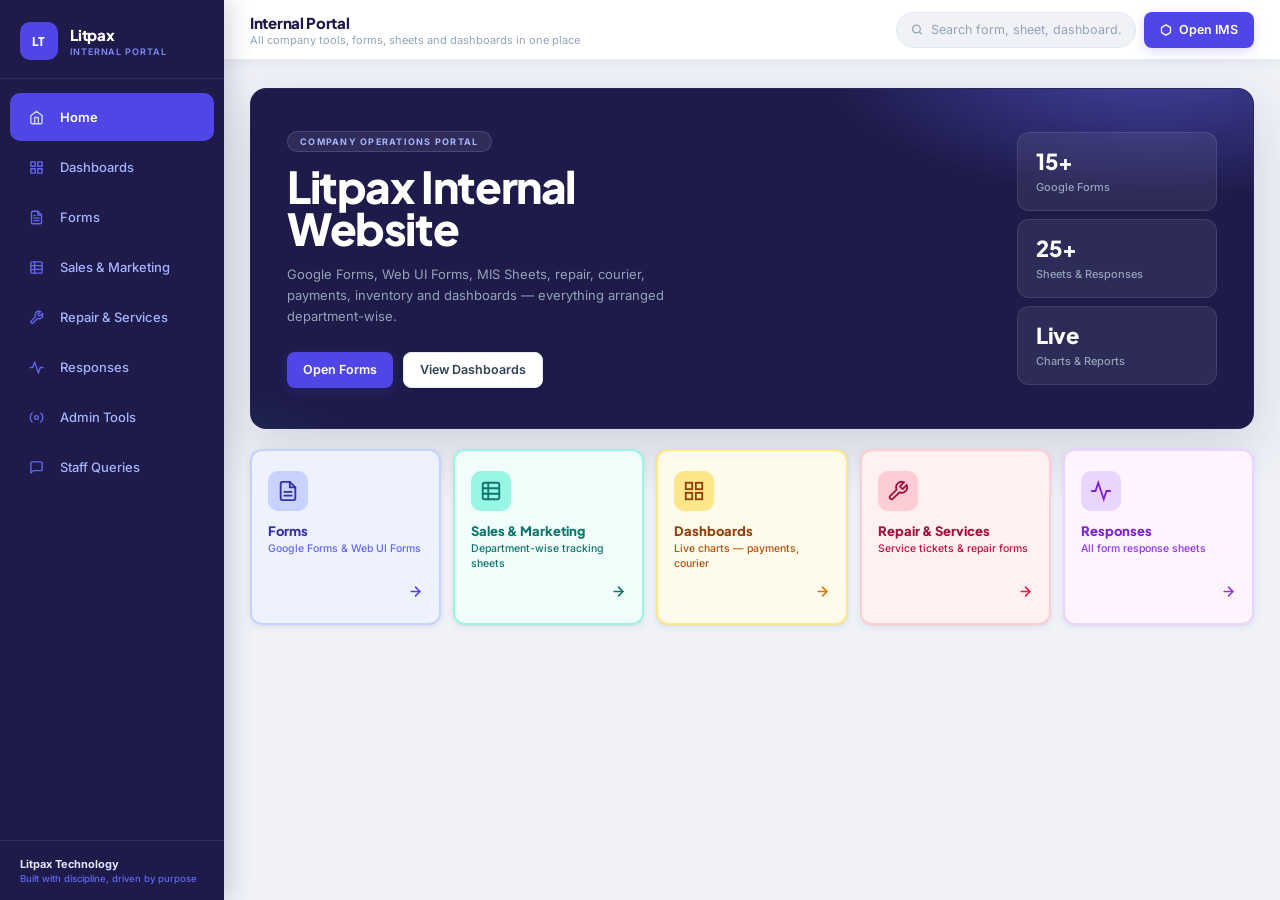
<file: index.html>
<!DOCTYPE html>
<html lang="en">
<head>
  <meta charset="UTF-8" />
  <meta name="viewport" content="width=device-width, initial-scale=1.0" />
  <title>Litpax Internal Portal</title>

  <link rel="preconnect" href="https://fonts.googleapis.com">
  <link rel="preconnect" href="https://fonts.gstatic.com" crossorigin>
  <link href="https://fonts.googleapis.com/css2?family=Inter:wght@400;500;600;700;800&family=Plus+Jakarta+Sans:wght@400;500;600;700;800;900&display=swap" rel="stylesheet">

  <link rel="stylesheet" href="style.css" />
</head>
<body>

<div class="app">

  <aside class="sidebar" id="sidebar">
    <div class="brand">
      <div class="brand-logo">LT</div>
      <div>
        <h1>Litpax</h1>
        <p>Internal Portal</p>
      </div>
    </div>

    <nav class="nav">
      <button class="nav-link active" data-section="home">
        <span class="nav-icon">
          <svg width="15" height="15" viewBox="0 0 24 24" fill="none" stroke="currentColor" stroke-width="2.2" stroke-linecap="round" stroke-linejoin="round"><path d="M3 9l9-7 9 7v11a2 2 0 0 1-2 2H5a2 2 0 0 1-2-2z"/><polyline points="9 22 9 12 15 12 15 22"/></svg>
        </span>
        Home
      </button>
      <button class="nav-link" data-section="dashboard">
        <span class="nav-icon">
          <svg width="15" height="15" viewBox="0 0 24 24" fill="none" stroke="currentColor" stroke-width="2.2" stroke-linecap="round" stroke-linejoin="round"><rect x="3" y="3" width="7" height="7"/><rect x="14" y="3" width="7" height="7"/><rect x="14" y="14" width="7" height="7"/><rect x="3" y="14" width="7" height="7"/></svg>
        </span>
        Dashboards
      </button>
      <button class="nav-link" data-section="forms">
        <span class="nav-icon">
          <svg width="15" height="15" viewBox="0 0 24 24" fill="none" stroke="currentColor" stroke-width="2.2" stroke-linecap="round" stroke-linejoin="round"><path d="M14 2H6a2 2 0 0 0-2 2v16a2 2 0 0 0 2 2h12a2 2 0 0 0 2-2V8z"/><polyline points="14 2 14 8 20 8"/><line x1="16" y1="13" x2="8" y2="13"/><line x1="16" y1="17" x2="8" y2="17"/><polyline points="10 9 9 9 8 9"/></svg>
        </span>
        Forms
      </button>
      <button class="nav-link" data-section="sheets">
        <span class="nav-icon">
          <svg width="15" height="15" viewBox="0 0 24 24" fill="none" stroke="currentColor" stroke-width="2.2" stroke-linecap="round" stroke-linejoin="round"><rect x="3" y="3" width="18" height="18" rx="2"/><line x1="3" y1="9" x2="21" y2="9"/><line x1="3" y1="15" x2="21" y2="15"/><line x1="9" y1="3" x2="9" y2="21"/></svg>
        </span>
        Sales & Marketing
      </button>
      <button class="nav-link" data-section="repair">
        <span class="nav-icon">
          <svg width="15" height="15" viewBox="0 0 24 24" fill="none" stroke="currentColor" stroke-width="2.2" stroke-linecap="round" stroke-linejoin="round"><path d="M14.7 6.3a1 1 0 0 0 0 1.4l1.6 1.6a1 1 0 0 0 1.4 0l3.77-3.77a6 6 0 0 1-7.94 7.94l-6.91 6.91a2.12 2.12 0 0 1-3-3l6.91-6.91a6 6 0 0 1 7.94-7.94l-3.76 3.76z"/></svg>
        </span>
        Repair & Services
      </button>
      <button class="nav-link" data-section="responses">
        <span class="nav-icon">
          <svg width="15" height="15" viewBox="0 0 24 24" fill="none" stroke="currentColor" stroke-width="2.2" stroke-linecap="round" stroke-linejoin="round"><polyline points="22 12 18 12 15 21 9 3 6 12 2 12"/></svg>
        </span>
        Responses
      </button>
      <button class="nav-link" data-section="admin">
        <span class="nav-icon">
          <svg width="15" height="15" viewBox="0 0 24 24" fill="none" stroke="currentColor" stroke-width="2.2" stroke-linecap="round" stroke-linejoin="round"><circle cx="12" cy="12" r="3"/><path d="M19.07 4.93a10 10 0 0 1 0 14.14M4.93 4.93a10 10 0 0 0 0 14.14"/></svg>
        </span>
        Admin Tools
      </button>
      <button class="nav-link" data-section="queries">
        <span class="nav-icon">
          <svg width="15" height="15" viewBox="0 0 24 24" fill="none" stroke="currentColor" stroke-width="2.2" stroke-linecap="round" stroke-linejoin="round"><path d="M21 15a2 2 0 0 1-2 2H7l-4 4V5a2 2 0 0 1 2-2h14a2 2 0 0 1 2 2z"/></svg>
        </span>
        Staff Queries
      </button>
    </nav>

    <div class="sidebar-footer">
      <strong>Litpax Technology</strong>
      <span>Built with discipline, driven by purpose</span>
    </div>
  </aside>

  <div class="overlay" id="overlay"></div>

  <main class="main">

    <header class="topbar">
      <button class="menu-btn" id="menuBtn">
        <svg width="16" height="16" viewBox="0 0 24 24" fill="none" stroke="currentColor" stroke-width="2.2" stroke-linecap="round"><line x1="3" y1="6" x2="21" y2="6"/><line x1="3" y1="12" x2="21" y2="12"/><line x1="3" y1="18" x2="21" y2="18"/></svg>
      </button>

      <div class="top-title">
        <h2 id="pageTitle">Internal Portal</h2>
        <p>All company tools, forms, sheets and dashboards in one place</p>
      </div>

      <div class="top-actions">
        <div class="search-box">
          <svg width="13" height="13" viewBox="0 0 24 24" fill="none" stroke="currentColor" stroke-width="2.5" stroke-linecap="round"><circle cx="11" cy="11" r="8"/><line x1="21" y1="21" x2="16.65" y2="16.65"/></svg>
          <input type="text" id="portalSearch" placeholder="Search form, sheet, dashboard..." />
        </div>

        <a class="top-btn" href="https://mis-darpan.github.io/IMS/" target="_blank">
          <svg width="12" height="12" viewBox="0 0 24 24" fill="none" stroke="currentColor" stroke-width="2.5" stroke-linecap="round"><path d="M21 16V8a2 2 0 0 0-1-1.73l-7-4a2 2 0 0 0-2 0l-7 4A2 2 0 0 0 3 8v8a2 2 0 0 0 1 1.73l7 4a2 2 0 0 0 2 0l7-4A2 2 0 0 0 21 16z"/></svg>
          Open IMS
        </a>
      </div>
    </header>

    <!-- HOME -->
    <section class="hero section-panel active" id="section-home">
      <div class="hero-content">
        <span class="eyebrow">Company Operations Portal</span>
        <h1>Litpax Internal<br>Website</h1>
        <p>Google Forms, Web UI Forms, MIS Sheets, repair, courier, payments, inventory and dashboards — everything arranged department-wise.</p>
        <div class="hero-actions">
          <button class="primary-btn" data-section-jump="forms">Open Forms</button>
          <button class="secondary-btn" data-section-jump="dashboard">View Dashboards</button>
        </div>
      </div>
      <div class="hero-card">
        <div class="hero-stat">
          <h3>15+</h3>
          <p>Google Forms</p>
        </div>
        <div class="hero-stat">
          <h3>25+</h3>
          <p>Sheets & Responses</p>
        </div>
        <div class="hero-stat">
          <h3>Live</h3>
          <p>Charts & Reports</p>
        </div>
      </div>
    </section>

    <section class="home-modules section-panel active home-only">
      <article class="hm-card hm-blue" data-section-jump="forms">
        <div class="hm-bg-shape"></div>
        <div class="hm-icon"><svg width="22" height="22" viewBox="0 0 24 24" fill="none" stroke="currentColor" stroke-width="2" stroke-linecap="round" stroke-linejoin="round"><path d="M14 2H6a2 2 0 0 0-2 2v16a2 2 0 0 0 2 2h12a2 2 0 0 0 2-2V8z"/><polyline points="14 2 14 8 20 8"/><line x1="16" y1="13" x2="8" y2="13"/><line x1="16" y1="17" x2="8" y2="17"/></svg></div>
        <div class="hm-body"><h3>Forms</h3><p>Google Forms & Web UI Forms</p></div>
        <div class="hm-arrow"><svg width="15" height="15" viewBox="0 0 24 24" fill="none" stroke="currentColor" stroke-width="2.5" stroke-linecap="round"><line x1="5" y1="12" x2="19" y2="12"/><polyline points="12 5 19 12 12 19"/></svg></div>
      </article>
      <article class="hm-card hm-green" data-section-jump="sheets">
        <div class="hm-bg-shape"></div>
        <div class="hm-icon"><svg width="22" height="22" viewBox="0 0 24 24" fill="none" stroke="currentColor" stroke-width="2" stroke-linecap="round"><rect x="3" y="3" width="18" height="18" rx="2"/><line x1="3" y1="9" x2="21" y2="9"/><line x1="3" y1="15" x2="21" y2="15"/><line x1="9" y1="3" x2="9" y2="21"/></svg></div>
        <div class="hm-body"><h3>Sales & Marketing</h3><p>Department-wise tracking sheets</p></div>
        <div class="hm-arrow"><svg width="15" height="15" viewBox="0 0 24 24" fill="none" stroke="currentColor" stroke-width="2.5" stroke-linecap="round"><line x1="5" y1="12" x2="19" y2="12"/><polyline points="12 5 19 12 12 19"/></svg></div>
      </article>
      <article class="hm-card hm-amber" data-section-jump="dashboard">
        <div class="hm-bg-shape"></div>
        <div class="hm-icon"><svg width="22" height="22" viewBox="0 0 24 24" fill="none" stroke="currentColor" stroke-width="2" stroke-linecap="round"><rect x="3" y="3" width="7" height="7"/><rect x="14" y="3" width="7" height="7"/><rect x="14" y="14" width="7" height="7"/><rect x="3" y="14" width="7" height="7"/></svg></div>
        <div class="hm-body"><h3>Dashboards</h3><p>Live charts — payments, courier</p></div>
        <div class="hm-arrow"><svg width="15" height="15" viewBox="0 0 24 24" fill="none" stroke="currentColor" stroke-width="2.5" stroke-linecap="round"><line x1="5" y1="12" x2="19" y2="12"/><polyline points="12 5 19 12 12 19"/></svg></div>
      </article>
      <article class="hm-card hm-rose" data-section-jump="repair">
        <div class="hm-bg-shape"></div>
        <div class="hm-icon"><svg width="22" height="22" viewBox="0 0 24 24" fill="none" stroke="currentColor" stroke-width="2" stroke-linecap="round"><path d="M14.7 6.3a1 1 0 0 0 0 1.4l1.6 1.6a1 1 0 0 0 1.4 0l3.77-3.77a6 6 0 0 1-7.94 7.94l-6.91 6.91a2.12 2.12 0 0 1-3-3l6.91-6.91a6 6 0 0 1 7.94-7.94l-3.76 3.76z"/></svg></div>
        <div class="hm-body"><h3>Repair & Services</h3><p>Service tickets & repair forms</p></div>
        <div class="hm-arrow"><svg width="15" height="15" viewBox="0 0 24 24" fill="none" stroke="currentColor" stroke-width="2.5" stroke-linecap="round"><line x1="5" y1="12" x2="19" y2="12"/><polyline points="12 5 19 12 12 19"/></svg></div>
      </article>
      <article class="hm-card hm-purple" data-section-jump="responses">
        <div class="hm-bg-shape"></div>
        <div class="hm-icon"><svg width="22" height="22" viewBox="0 0 24 24" fill="none" stroke="currentColor" stroke-width="2" stroke-linecap="round"><polyline points="22 12 18 12 15 21 9 3 6 12 2 12"/></svg></div>
        <div class="hm-body"><h3>Responses</h3><p>All form response sheets</p></div>
        <div class="hm-arrow"><svg width="15" height="15" viewBox="0 0 24 24" fill="none" stroke="currentColor" stroke-width="2.5" stroke-linecap="round"><line x1="5" y1="12" x2="19" y2="12"/><polyline points="12 5 19 12 12 19"/></svg></div>
      </article>
    </section>

    <!-- FORMS -->
    <section class="section-panel" id="section-forms">
      <div class="section-head">
        <div>
          <span class="eyebrow-inner">Submit Entries</span>
          <h2>Forms</h2>
          <p>Google Forms and Web UI Forms arranged in one organised section.</p>
        </div>
        <span class="pill">Forms</span>
      </div>
      <div class="group-block">
        <h3>Google Forms</h3>
        <div class="tool-grid" id="formsGrid"></div>
      </div>
      <div class="group-block">
        <h3>Web UI Forms</h3>
        <div class="feature-grid" id="webFormsGrid"></div>
      </div>
    </section>

    <!-- SALES & MARKETING -->
    <section class="section-panel" id="section-sheets">
      <div class="section-head">
        <div>
          <span class="eyebrow-inner">Sales & Marketing</span>
          <h2>Sales & Marketing</h2>
          <p>Main company sheets and order-to-delivery department flow.</p>
        </div>
        <span class="pill green">Sheets</span>
      </div>
    
      <div class="group-block">
        <h3>Order to Delivery Flow</h3>
        <div class="tool-grid" id="orderSheetsGrid"></div>
      </div>
      <div class="group-block">
        <h3>Sales Lead Tracker</h3>
        <div class="feature-grid">
          <div class="feature-card">
            <div class="feature-left">
              <div class="feature-icon">👥</div>
              <div>
                <h4>Sales Lead Tracker</h4>
                <p>New leads add karo, follow-up track karo, status update karo.</p>
              </div>
            </div>
            <a class="open-link" href="https://litpax-technology.github.io/SalesLeadTracker/index.html" target="_blank">Open →</a>
          </div>
        </div>
      </div>
    </section>

    <!-- REPAIR & SERVICES -->
    <section class="section-panel" id="section-repair">
      <div class="section-head">
        <div>
          <span class="eyebrow-inner">Service & Repair</span>
          <h2>Repair & Services</h2>
          <p>Service tickets, repair forms and field support tools.</p>
        </div>
        <span class="pill orange">Repair</span>
      </div>
      <div class="group-block">
        <h3>Web UI Forms</h3>
        <div class="feature-grid" id="repairFormsGrid"></div>
      </div>
      
      <div class="group-block">
        <h3>Responses</h3>
        <div class="tool-grid" id="repairResponsesGrid"></div>
      </div>
    </section>

    <!-- RESPONSES -->
    <section class="section-panel" id="section-responses">
      <div class="section-head">
        <div>
          <span class="eyebrow-inner">Response Data</span>
          <h2>Google Sheets Responses</h2>
          <p>All form response sheets from one organised page.</p>
        </div>
        <span class="pill">Responses</span>
      </div>
      <div class="group-block">
        <h3>Google Form Responses</h3>
        <div class="tool-grid" id="responsesGrid"></div>
      </div>
      <div class="group-block">
        <h3>Web UI Form Responses</h3>
        <div class="tool-grid" id="webFormResponsesGrid"></div>
      </div>
    </section>

    <!-- DASHBOARD -->
    <section class="section-panel" id="section-dashboard">
      <div class="section-head">
        <div>
          <span class="eyebrow-inner">Live Reporting</span>
          <h2>Dashboards</h2>
          <p>Embedded Google Sheets charts arranged module-wise.</p>
        </div>
        <span class="pill green">Live Charts</span>
      </div>
      <div class="dashboard-tabs">
        <button class="dash-tab active" data-dash="payments">Payments</button>
        <button class="dash-tab" data-dash="courier">Courier</button>
        <button class="dash-tab" data-dash="repair">Repair</button>
        <button class="dash-tab" data-dash="inventory">Inventory</button>
        <button class="dash-tab" data-dash="production">Production</button>
        <button class="dash-tab" data-dash="dispatch">Dispatch</button>
      </div>
      <div class="dash-panel active" id="dash-payments">
        <div id="paymentsCharts"></div>
      </div>
      <div class="dash-panel" id="dash-courier">
        <div class="chart-grid" id="courierCharts"></div>
      </div>
      <div class="dash-panel" id="dash-repair">
        <div class="chart-grid" id="repairCharts"></div>
      </div>
      <div class="dash-panel" id="dash-inventory">
        <div class="empty-state">
          <h3>Inventory Dashboard</h3>
          <p>Yahan inventory ke published chart iframe links add karna.</p>
        </div>
      </div>
      <div class="dash-panel" id="dash-production">
        <div class="empty-state">
          <h3>Production Dashboard</h3>
          <p>Yahan production charts add honge.</p>
        </div>
      </div>
      <div class="dash-panel" id="dash-dispatch">
        <div class="empty-state">
          <h3>Dispatch Dashboard</h3>
          <p>Yahan dispatch charts add honge.</p>
        </div>
      </div>
    </section>

    <!-- ADMIN -->
    <section class="section-panel" id="section-admin">
      <div class="section-head">
        <div>
          <span class="eyebrow-inner">Admin Area</span>
          <h2>Admin Tools</h2>
          <p>IMS, Checklist, FMS and important system tools.</p>
        </div>
        <span class="pill dark">Admin</span>
      </div>
      <div class="group-block">
        <h3>Inventory Management System</h3>
        <div class="feature-grid" id="imsGrid"></div>
      </div>
      <div class="group-block">
        <h3>Litpax ERP</h3>
        <div class="feature-grid" id="erpGrid"></div>
      </div>
      <div class="group-block">
        <h3>Checklist</h3>
        <div class="feature-grid" id="checklistGrid"></div>
      </div>
      <div class="group-block">
        <h3>FMS Tools</h3>
        <div class="feature-grid" id="fmsGrid"></div>
      </div>
      
      <div class="group-block">
        <h3>Departments Hub</h3>
        <div class="feature-grid" id="departmentsHubGrid"></div>
      </div>

      <div class="group-block">
        <h3>Employee Advance Admin</h3>
        <div class="feature-grid" id="employeeAdvanceGrid"></div>
      </div>
    </section>

    <!-- STAFF QUERIES -->
    <section class="section-panel" id="section-queries">
      <div class="section-head">
        <div>
          <span class="eyebrow-inner">Internal Communication</span>
          <h2>Staff Queries</h2>
          
        </div>
        <span class="pill">Queries</span>
      </div>
      <div class="group-block">
       
        <div id="queryFormWrap"></div>
      </div>
      <div class="group-block">
      
          <div id="queryListWrap">
            <div class="empty-state"><h3>Query tracker yahan aayega</h3><p>GAS connect hone ke baad live ho jaayega.</p></div>
          </div>
      </div>
    </section>

    <div class="no-results" id="noResults">
      <h3>No result found</h3>
      <p>Search spelling check karo ya section manually open karo.</p>
    </div>

  </main>
</div>

<script src="script.js"></script>
</body>
</html>
</file>
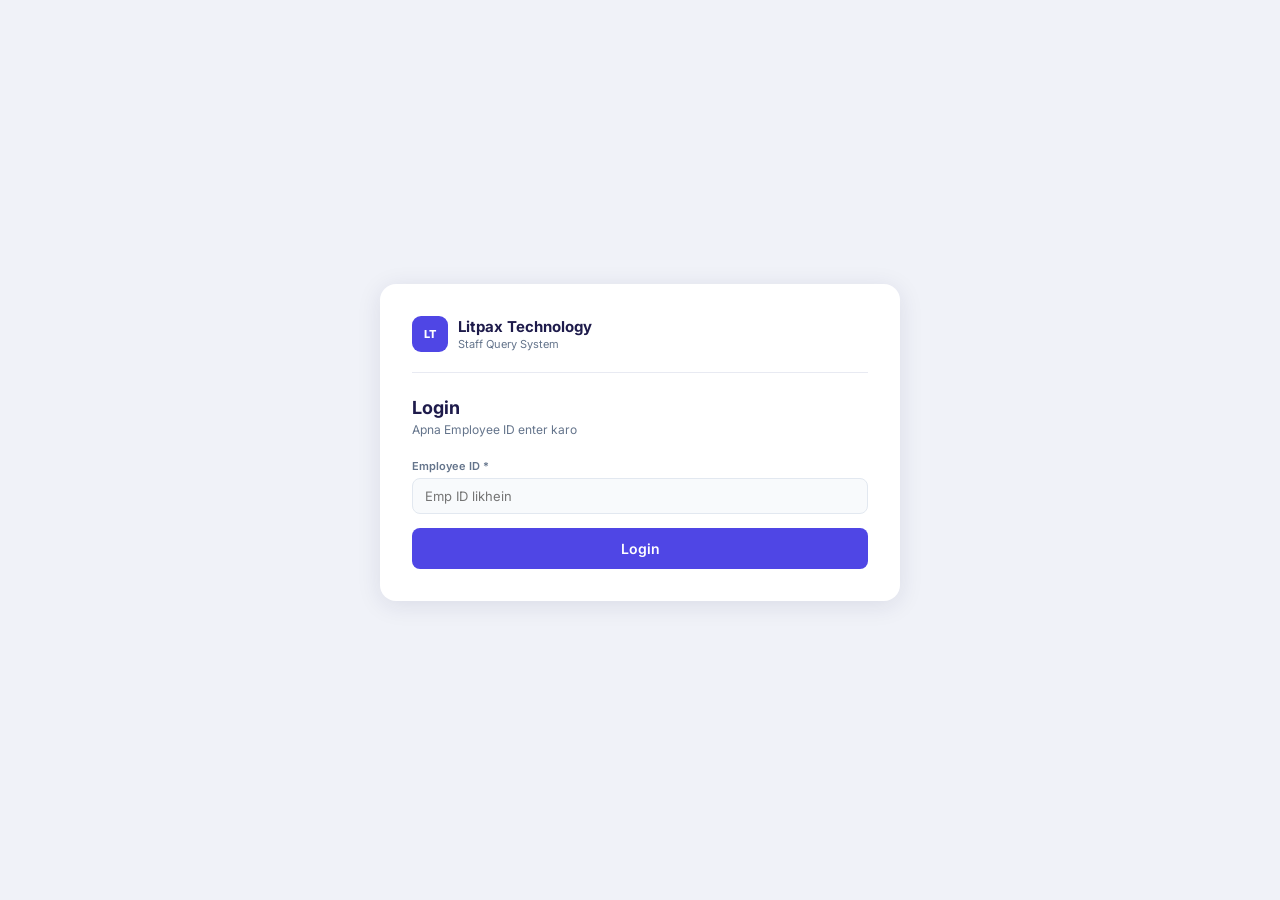
<file: staff-query.html>
<!DOCTYPE html>
<html lang="en">
<head>
  <meta charset="UTF-8" />
  <meta name="viewport" content="width=device-width, initial-scale=1.0" />
  <title>Staff Query — Litpax Technology</title>
  <link href="https://fonts.googleapis.com/css2?family=Inter:wght@400;500;600;700&display=swap" rel="stylesheet">
  <style>
    * { box-sizing: border-box; margin: 0; padding: 0; }
    body { font-family: 'Inter', sans-serif; background: #f0f2f8; min-height: 100vh; display: flex; align-items: center; justify-content: center; padding: 24px 16px; }

    .screen { display: none; width: 100%; max-width: 520px; }
    .screen.active { display: block; }

    .card { background: #fff; border-radius: 16px; box-shadow: 0 4px 24px rgba(30,27,75,.1); padding: 32px; margin-bottom: 16px; }

    .brand { display: flex; align-items: center; gap: 10px; margin-bottom: 24px; padding-bottom: 20px; border-bottom: 1px solid #e8eaf2; }
    .brand-logo { width: 36px; height: 36px; background: #4f46e5; border-radius: 9px; color: #fff; font-weight: 800; font-size: 11px; display: flex; align-items: center; justify-content: center; }
    .brand h1 { font-size: 15px; font-weight: 700; color: #1e1b4b; }
    .brand p  { font-size: 11px; color: #64748b; margin-top: 1px; }

    h2 { font-size: 18px; font-weight: 700; color: #1e1b4b; margin-bottom: 4px; }
    .subtitle { font-size: 12px; color: #64748b; margin-bottom: 22px; }

    .field { margin-bottom: 14px; }
    label { font-size: 11px; font-weight: 600; color: #64748b; display: block; margin-bottom: 5px; }
    input, select, textarea {
      width: 100%; padding: 9px 12px; border: 1px solid #e2e8f0; border-radius: 8px;
      font-size: 13px; font-family: inherit; outline: none; background: #f8fafc; color: #1e1b4b; transition: border-color .14s;
    }
    input:focus, select:focus, textarea:focus { border-color: #4f46e5; background: #fff; box-shadow: 0 0 0 3px rgba(79,70,229,.1); }
    textarea { resize: vertical; min-height: 90px; }

    .priority-row { display: flex; gap: 8px; flex-wrap: wrap; }
    .priority-label { display: flex; align-items: center; gap: 6px; cursor: pointer; font-size: 12px; font-weight: 500; padding: 7px 14px; border: 1px solid #e2e8f0; border-radius: 8px; background: #f8fafc; color: #334155; transition: .14s; }
    .priority-label input { width: auto; padding: 0; background: none; border: none; box-shadow: none; }
    .priority-label:has(input:checked) { border-color: #4f46e5; background: #eef2ff; color: #4338ca; font-weight: 600; }
    .priority-label.urgent:has(input:checked) { border-color: #dc2626; background: #fef2f2; color: #dc2626; }

    .btn { width: 100%; padding: 12px; border: none; border-radius: 8px; font-size: 14px; font-weight: 600; font-family: inherit; cursor: pointer; transition: background .14s; }
    .btn-primary { background: #4f46e5; color: #fff; }
    .btn-primary:hover { background: #4338ca; }
    .btn-primary:disabled { background: #a5b4fc; cursor: not-allowed; }
    .btn-outline { background: #fff; color: #4f46e5; border: 1px solid #c7d2fe; margin-top: 8px; }
    .btn-outline:hover { background: #eef2ff; }

    .alert { margin-top: 12px; font-size: 13px; font-weight: 500; text-align: center; padding: 10px; border-radius: 8px; display: none; }
    .alert.success { background: #f0fdf4; color: #16a34a; border: 1px solid #bbf7d0; display: block; }
    .alert.error   { background: #fef2f2; color: #dc2626; border: 1px solid #fecaca; display: block; }

    .dash-header { display: flex; align-items: center; justify-content: space-between; margin-bottom: 16px; }
    .dash-header h2 { margin-bottom: 0; }
    .user-pill { display: flex; align-items: center; gap: 8px; background: #eef2ff; border: 1px solid #c7d2fe; border-radius: 999px; padding: 5px 12px 5px 6px; }
    .user-avatar { width: 26px; height: 26px; background: #4f46e5; border-radius: 50%; color: #fff; font-size: 11px; font-weight: 700; display: flex; align-items: center; justify-content: center; }
    .user-name { font-size: 12px; font-weight: 600; color: #3730a3; }
    .logout-btn { font-size: 11px; color: #94a3b8; background: none; border: none; cursor: pointer; margin-left: 4px; font-family: inherit; }
    .logout-btn:hover { color: #dc2626; }

    .new-query-btn { width: 100%; padding: 10px; background: #4f46e5; color: #fff; border: none; border-radius: 10px; font-size: 13px; font-weight: 600; font-family: inherit; cursor: pointer; margin-bottom: 14px; transition: background .14s; display: flex; align-items: center; justify-content: center; gap: 6px; }
    .new-query-btn:hover { background: #4338ca; }

    .ticket-item { border: 1px solid #e8eaf2; border-radius: 12px; margin-bottom: 10px; overflow: hidden; }
    .ticket-top { padding: 12px 14px; cursor: pointer; display: flex; align-items: center; justify-content: space-between; gap: 10px; transition: background .14s; }
    .ticket-top:hover { background: #f8fafc; }
    .ticket-subject { font-size: 13px; font-weight: 600; color: #1e1b4b; }
    .ticket-meta { font-size: 11px; color: #64748b; margin-top: 2px; }
    .status-badge { font-size: 10px; font-weight: 700; padding: 3px 10px; border-radius: 999px; white-space: nowrap; flex-shrink: 0; }
    .status-Open        { background: #fef2f2; color: #dc2626; border: 1px solid #fecaca; }
    .status-In-Progress { background: #fffbeb; color: #d97706; border: 1px solid #fde68a; }
    .status-Closed      { background: #f0fdf4; color: #16a34a; border: 1px solid #bbf7d0; }

    .ticket-chat { display: none; padding: 14px; border-top: 1px solid #e8eaf2; background: #fafafa; }
    .ticket-chat.open { display: block; }
    .bubble-wrap { display: flex; flex-direction: column; gap: 10px; }
    .bubble { display: flex; flex-direction: column; }
    .bubble.employee { align-items: flex-start; }
    .bubble.owner, .bubble.owner-temp { align-items: flex-end; }
    .bubble-name { font-size: 10px; color: #94a3b8; margin-bottom: 3px; }
    .bubble-text { max-width: 85%; padding: 9px 13px; font-size: 12.5px; line-height: 1.55; font-weight: 500; }
    .bubble.employee .bubble-text { background: #eef2ff; color: #3730a3; border-radius: 12px 12px 12px 4px; }
    .bubble.owner-temp .bubble-text { background: #fffbeb; color: #92400e; border-radius: 12px 12px 4px 12px; }
    .bubble.owner .bubble-text { background: #f0fdf4; color: #15803d; border-radius: 12px 12px 4px 12px; }
    .bubble-time { font-size: 10px; color: #cbd5e1; margin-top: 3px; }
    .pending-msg { text-align: center; font-size: 11px; color: #94a3b8; padding: 8px; }

    /* Request To Cards */
    .request-to-row { display: flex; gap: 10px; }
    .request-card { flex: 1; border: 1.5px solid #e2e8f0; border-radius: 10px; padding: 12px 14px; cursor: pointer; transition: .14s; background: #f8fafc; display: flex; align-items: center; gap: 10px; }
    .request-card:hover { border-color: #a5b4fc; background: #eef2ff; }
    .request-card.selected { border-color: #4f46e5; background: #eef2ff; }
    .request-card input { display: none; }
    .request-avatar { width: 34px; height: 34px; border-radius: 50%; display: flex; align-items: center; justify-content: center; font-size: 12px; font-weight: 700; color: #fff; flex-shrink: 0; }
    .request-card-name { font-size: 13px; font-weight: 600; color: #1e1b4b; }
    .request-card-title { font-size: 10px; color: #64748b; margin-top: 1px; }
    .request-card.selected .request-card-name { color: #4338ca; }

    .empty-state { text-align: center; padding: 32px; color: #94a3b8; font-size: 13px; }

    @media (max-width: 480px) {
      .card { padding: 20px; }
      .request-to-row { flex-direction: column; }
    }
  </style>
</head>
<body>

<!-- LOGIN SCREEN -->
<div class="screen active" id="loginScreen">
  <div class="card">
    <div class="brand">
      <div class="brand-logo">LT</div>
      <div>
        <h1>Litpax Technology</h1>
        <p>Staff Query System</p>
      </div>
    </div>
    <h2>Login</h2>
    <p class="subtitle">Apna Employee ID enter karo</p>
    <div class="field">
      <label>Employee ID *</label>
      <input type="text" id="loginEmpID" placeholder="Emp ID likhein" onkeydown="if(event.key==='Enter') doLogin()">
    </div>
    <button class="btn btn-primary" id="loginBtn" onclick="doLogin()">Login</button>
    <div class="alert" id="loginMsg"></div>
  </div>
</div>

<!-- DASHBOARD SCREEN -->
<div class="screen" id="dashScreen">
  <div class="card">
    <div class="dash-header">
      <div>
        <h2 id="dashTitle">My Queries</h2>
        <p style="font-size:11px;color:#64748b;margin-top:2px;" id="dashSub"></p>
      </div>
      <div class="user-pill">
        <div class="user-avatar" id="userAvatar"></div>
        <span class="user-name" id="userName"></span>
        <button class="logout-btn" onclick="logout()">Logout</button>
      </div>
    </div>

    <button class="new-query-btn" onclick="showNewQuery()">
      <svg width="14" height="14" viewBox="0 0 24 24" fill="none" stroke="currentColor" stroke-width="2.5" stroke-linecap="round"><line x1="12" y1="5" x2="12" y2="19"/><line x1="5" y1="12" x2="19" y2="12"/></svg>
      New Query
    </button>

    <div id="ticketsList"><div class="empty-state">Loading...</div></div>
  </div>
</div>

<!-- NEW QUERY SCREEN -->
<div class="screen" id="newQueryScreen">
  <div class="card">
    <div class="brand">
      <div class="brand-logo">LT</div>
      <div>
        <h1>New Query</h1>
        <p id="newQueryUser"></p>
      </div>
    </div>

    <!-- REQUEST TO -->
    <div class="field">
      <label>Request To *</label>
      <div class="request-to-row">
        <label class="request-card" id="card-sneha" onclick="selectRequestTo('Sneha Mam', 'card-sneha')">
          <input type="radio" name="requestTo" value="Sneha Mam">
          <div class="request-avatar" style="background:#8b5cf6;">SM</div>
          <div>
            <div class="request-card-name">Sneha Mam</div>
            <div class="request-card-title">Director</div>
          </div>
        </label>
        <label class="request-card" id="card-sahil" onclick="selectRequestTo('Sahil Sir', 'card-sahil')">
          <input type="radio" name="requestTo" value="Sahil Sir">
          <div class="request-avatar" style="background:#0ea5e9;">SS</div>
          <div>
            <div class="request-card-name">Sahil Sir</div>
            <div class="request-card-title">Director</div>
          </div>
        </label>
      </div>
    </div>

    <!-- PRIORITY -->
    <div class="field">
      <label>Priority *</label>
      <div class="priority-row">
        <label class="priority-label"><input type="radio" name="priority" value="Low"> Low</label>
        <label class="priority-label"><input type="radio" name="priority" value="Medium" checked> Medium</label>
        <label class="priority-label urgent"><input type="radio" name="priority" value="Urgent"> 🔴 Urgent</label>
      </div>
    </div>

    <div class="field">
      <label>Subject *</label>
      <input type="text" id="qSubject" placeholder="Query ka short title">
    </div>

    <div class="field">
      <label>Description *</label>
      <textarea id="qDesc" placeholder="Poori detail likhein..."></textarea>
    </div>

    <button class="btn btn-primary" id="submitBtn" onclick="submitQuery()">Submit Query</button>
    <button class="btn btn-outline" onclick="showDash()">← Back</button>
    <div class="alert" id="submitMsg"></div>
  </div>
</div>

<script>
const GAS_QUERY_URL = 'https://script.google.com/macros/s/AKfycbz807fUw6omVhKTVtLXLYxDZrzgiTcqvh5gxXGMOKbvbV4r9vIWs_ScuRkzplS8V-ey/exec';

let currentUser = null;

function selectRequestTo(value, cardId) {
  document.querySelectorAll('.request-card').forEach(c => c.classList.remove('selected'));
  document.getElementById(cardId).classList.add('selected');
  document.querySelector(`input[name="requestTo"][value="${value}"]`).checked = true;
}

function showScreen(id) {
  document.querySelectorAll('.screen').forEach(s => s.classList.remove('active'));
  document.getElementById(id).classList.add('active');
}
function showDash() { showScreen('dashScreen'); loadMyTickets(); }
function showNewQuery() {
  document.getElementById('newQueryUser').textContent = currentUser?.name || '';
  document.getElementById('qSubject').value = '';
  document.getElementById('qDesc').value = '';
  document.getElementById('submitMsg').className = 'alert';
  document.querySelectorAll('.request-card').forEach(c => c.classList.remove('selected'));
  document.querySelectorAll('input[name="requestTo"]').forEach(r => r.checked = false);
  showScreen('newQueryScreen');
}

async function doLogin() {
  const empID = document.getElementById('loginEmpID').value.trim();
  const msg   = document.getElementById('loginMsg');
  const btn   = document.getElementById('loginBtn');
  if (!empID) { showAlert(msg, 'error', '⚠️ Emp ID likhein'); return; }

  btn.textContent = 'Logging in...';
  btn.disabled = true;

  try {
    const res  = await fetch(GAS_QUERY_URL, { method: 'POST', body: JSON.stringify({ action: 'login', empID }) });
    const data = await res.json();
    if (data.success) {
      currentUser = { empID: data.empID, name: data.name };
      localStorage.setItem('ltxUser', JSON.stringify(currentUser));
      setupDash();
      showDash();
    } else {
      showAlert(msg, 'error', '❌ ' + (data.message || 'Emp ID galat hai'));
    }
  } catch(err) {
    showAlert(msg, 'error', '❌ Network error');
  }

  btn.textContent = 'Login';
  btn.disabled = false;
}

function setupDash() {
  const initials = currentUser.name.split(' ').map(w => w[0]).join('').toUpperCase().slice(0,2);
  document.getElementById('userAvatar').textContent = initials;
  document.getElementById('userName').textContent = currentUser.name;
  document.getElementById('dashSub').textContent = 'Emp ID: ' + currentUser.empID;
}

function logout() {
  currentUser = null;
  localStorage.removeItem('ltxUser');
  document.getElementById('loginEmpID').value = '';
  document.getElementById('loginMsg').className = 'alert';
  showScreen('loginScreen');
}

async function loadMyTickets() {
  document.getElementById('ticketsList').innerHTML = '<div class="empty-state">Loading...</div>';
  try {
    const res  = await fetch(GAS_QUERY_URL, { method: 'POST', body: JSON.stringify({ action: 'getMyTickets', empID: currentUser.empID }) });
    const data = await res.json();
    if (!data.success || !data.tickets.length) {
      document.getElementById('ticketsList').innerHTML = '<div class="empty-state">Abhi koi query nahi — "New Query" se submit karo</div>';
      return;
    }
    document.getElementById('ticketsList').innerHTML = data.tickets.reverse().map((t, i) => {
      const sc = 'status-' + t.Status.replace(' ', '-');
      return `
        <div class="ticket-item">
          <div class="ticket-top" onclick="toggleChat(${i})">
            <div>
              <div class="ticket-subject">${t.Subject}</div>
              <div class="ticket-meta">${t.TicketID} · ${t['Request To'] ? t['Request To'] + ' · ' : ''}${t.Priority} · ${t.Timestamp}</div>
            </div>
            <span class="status-badge ${sc}">${t.Status}</span>
          </div>
          <div class="ticket-chat" id="chat-${i}">
            <div class="bubble-wrap">
              <div class="bubble employee">
                <div class="bubble-name">${t['Employee Name']}</div>
                <div class="bubble-text">${t.Description}</div>
              </div>
              ${t['Temp Response'] ? `<div class="bubble owner-temp"><div class="bubble-name">${t['Request To'] || 'Owner'}</div><div class="bubble-text">${t['Temp Response']}</div></div>` : ''}
              ${t['Final Response'] ? `<div class="bubble owner"><div class="bubble-name">${t['Request To'] || 'Owner'} (Final ✓)</div><div class="bubble-text">${t['Final Response']}</div>${t['Closed Date']?`<div class="bubble-time">Closed: ${t['Closed Date']}</div>`:''}</div>` : ''}
              ${!t['Temp Response'] && !t['Final Response'] ? `<div class="pending-msg">⏳ Response pending hai...</div>` : ''}
            </div>
          </div>
        </div>`;
    }).join('');
  } catch(err) {
    document.getElementById('ticketsList').innerHTML = '<div class="empty-state" style="color:#dc2626">Error loading. Refresh karo.</div>';
  }
}

function toggleChat(i) {
  document.getElementById('chat-' + i).classList.toggle('open');
}

async function submitQuery() {
  const requestTo = document.querySelector('input[name="requestTo"]:checked')?.value;
  const priority  = document.querySelector('input[name="priority"]:checked')?.value;
  const subject   = document.getElementById('qSubject').value.trim();
  const desc      = document.getElementById('qDesc').value.trim();
  const msg       = document.getElementById('submitMsg');
  const btn       = document.getElementById('submitBtn');

  if (!requestTo) { showAlert(msg, 'error', '⚠️ Request To select karo'); return; }
  if (!subject || !desc) { showAlert(msg, 'error', '⚠️ Subject aur Description fill karo'); return; }

  btn.textContent = 'Submitting...';
  btn.disabled = true;

  try {
    const res  = await fetch(GAS_QUERY_URL, { method: 'POST', body: JSON.stringify({
      action: 'submitQuery', empID: currentUser.empID,
      employeeName: currentUser.name, department: '',
      priority, requestTo, subject, description: desc
    })});
    const data = await res.json();
    if (data.success) {
      showAlert(msg, 'success', `✅ Query submit ho gayi! ID: ${data.ticketID}`);
      setTimeout(() => showDash(), 1500);
    } else {
      showAlert(msg, 'error', '❌ Error aaya. Dobara try karo.');
    }
  } catch(err) {
    showAlert(msg, 'error', '❌ Network error.');
  }

  btn.textContent = 'Submit Query';
  btn.disabled = false;
}

function showAlert(el, type, text) {
  el.className = 'alert ' + type;
  el.textContent = text;
}

window.addEventListener('DOMContentLoaded', () => {
  const saved = localStorage.getItem('ltxUser');
  if (saved) {
    try {
      currentUser = JSON.parse(saved);
      setupDash();
      showDash();
    } catch(e) { localStorage.removeItem('ltxUser'); }
  }
});
</script>
</body>
</html>
</file>
<file: style.css>
@import url('https://fonts.googleapis.com/css2?family=Inter:wght@400;500;600;700;800&family=Plus+Jakarta+Sans:wght@400;500;600;700;800;900&display=swap');

:root {
  --bg:       #f0f2f8;
  --card:     #ffffff;
  --sb:       #1e1b4b;

  --tx:       #1e1b4b;
  --tx2:      #334155;
  --muted:    #64748b;
  --soft:     #94a3b8;

  --line:     #e8eaf2;
  --line2:    #e2e8f0;

  --acc:      #4f46e5;
  --acc2:     #4338ca;
  --acc-lt:   #eef2ff;
  --acc-md:   #c7d2fe;
  --acc-glow: rgba(79,70,229,.18);

  --r-2xl: 16px;
  --r-xl:  12px;
  --r-lg:  10px;
  --r-md:  8px;

  --sh-1: 0 2px 8px rgba(30,27,75,.07), 0 1px 2px rgba(0,0,0,.04);
  --sh-2: 0 4px 16px rgba(30,27,75,.09), 0 2px 4px rgba(0,0,0,.05);
  --sh-3: 0 8px 30px rgba(30,27,75,.12), 0 3px 8px rgba(0,0,0,.06);
  --sh-4: 0 20px 60px rgba(30,27,75,.15);
}

*,*::before,*::after { box-sizing:border-box; margin:0; padding:0; }
html { scroll-behavior:smooth; }

body {
  font-family:'Inter',system-ui,sans-serif;
  min-height:100vh;
  background: var(--bg);
  color: var(--tx);
  overflow-x:hidden;
}

a { text-decoration:none; color:inherit; }
button,input { font-family:inherit; }
.app { display:flex; min-height:100vh; }

/* ─── SIDEBAR ──────────────────────────────────── */
.sidebar {
  width: 224px;
  position: fixed; left:0; top:0; bottom:0;
  z-index: 1000;
  display: flex; flex-direction: column;
  background: var(--sb);
  box-shadow: 4px 0 24px rgba(30,27,75,.2);
  transition: transform .26s cubic-bezier(.4,0,.2,1);
  overflow: hidden;
}

.brand {
  padding: 22px 20px 18px;
  display: flex; align-items: center; gap: 12px;
  border-bottom: 1px solid rgba(255,255,255,.08);
  flex-shrink: 0;
}
.brand-logo {
  width: 38px; height: 38px; border-radius: 10px;
  background: var(--acc);
  color: #fff; display: flex; align-items: center; justify-content: center;
  font-family: 'Plus Jakarta Sans',sans-serif;
  font-weight: 900; font-size: 12px; letter-spacing: .05em;
  flex-shrink: 0;
}
.brand h1 {
  font-family: 'Plus Jakarta Sans',sans-serif;
  font-size: 15px; font-weight: 800; color: #fff; letter-spacing: -.2px;
}
.brand p {
  font-size: 9px; color: #818cf8; font-weight: 600;
  text-transform: uppercase; letter-spacing: .1em; margin-top: 2px;
}

.nav {
  padding: 14px 10px;
  display: flex; flex-direction: column; gap: 2px;
  overflow-y: auto; flex: 1;
}
.nav::-webkit-scrollbar { width: 0; }

.nav-link {
  border: none; background: transparent;
  color: #a5b4fc; padding: 10px 12px;
  border-radius: var(--r-lg); text-align: left;
  font-size: 13px; font-weight: 500;
  display: flex; align-items: center; gap: 10px;
  cursor: pointer; transition: all .14s ease;
  width: 100%;
}
.nav-icon {
  width: 28px; height: 28px; border-radius: 7px;
  display: flex; align-items: center; justify-content: center;
  flex-shrink: 0; color: #6366f1;
  transition: all .14s ease;
}
.nav-link:hover { background: rgba(99,102,241,.15); color: #e0e7ff; }
.nav-link:hover .nav-icon { color: #c7d2fe; }
.nav-link.active { color: #fff; font-weight: 600; background: var(--acc); }
.nav-link.active .nav-icon { color: #c7d2fe; }

.sidebar-footer {
  padding: 16px 20px;
  border-top: 1px solid rgba(255,255,255,.08);
  flex-shrink: 0;
}
.sidebar-footer strong { font-size: 11px; color: #e0e7ff; font-weight: 700; display: block; }
.sidebar-footer span   { font-size: 9.5px; color: #6366f1; font-weight: 500; margin-top: 2px; display: block; }

.overlay { display:none; position:fixed; inset:0; background:rgba(30,27,75,.45); z-index:900; }
.overlay.open { display:block; }

/* ─── MAIN ─────────────────────────────────────── */
.main {
  margin-left: 224px;
  width: calc(100% - 224px);
  padding: 0 26px 56px;
  min-height: 100vh;
}

/* ─── TOPBAR ────────────────────────────────────── */
.topbar {
  position: sticky; top: 0; z-index: 500;
  min-height: 60px;
  background: var(--card);
  border-bottom: 1px solid var(--line);
  display: flex; align-items: center; justify-content: space-between; gap: 14px;
  margin: 0 -26px 28px;
  padding: 0 26px;
  box-shadow: 0 2px 12px rgba(30,27,75,.06);
}

.menu-btn {
  display: none; border: 1px solid var(--line); background: var(--card);
  border-radius: var(--r-md); width: 36px; height: 36px;
  align-items: center; justify-content: center;
  cursor: pointer; color: var(--tx2); transition: .14s; flex-shrink: 0;
}
.menu-btn:hover { background: var(--bg); }

.top-title h2 {
  font-family: 'Plus Jakarta Sans',sans-serif;
  font-size: 15px; font-weight: 800; letter-spacing: -.3px; color: var(--tx);
}
.top-title p { font-size: 11px; color: var(--soft); font-weight: 400; margin-top: 1px; }

.top-actions { display: flex; align-items: center; gap: 8px; }

.search-box {
  width: 240px; height: 36px;
  border-radius: 999px; border: 1px solid var(--line2);
  background: var(--bg); display: flex; align-items: center; gap: 8px;
  padding: 0 14px; transition: .14s; color: var(--soft);
}
.search-box:focus-within {
  border-color: var(--acc-md); color: var(--acc);
  box-shadow: 0 0 0 3px var(--acc-glow);
  background: var(--card);
}
.search-box input {
  width: 100%; border: 0; outline: 0; background: transparent;
  font-size: 12.5px; font-weight: 500; color: var(--tx);
}
.search-box input::placeholder { color: var(--soft); font-weight: 400; }

.top-btn, .primary-btn, .secondary-btn {
  border: 0; cursor: pointer; height: 36px; padding: 0 16px;
  border-radius: var(--r-md); font-size: 12.5px; font-weight: 600;
  white-space: nowrap; display: inline-flex; align-items: center; justify-content: center; gap: 7px;
  transition: .14s ease;
}
.top-btn, .primary-btn {
  background: var(--acc); color: #fff;
  box-shadow: 0 4px 12px var(--acc-glow);
}
.top-btn:hover, .primary-btn:hover { background: var(--acc2); }
.secondary-btn {
  background: var(--card); color: var(--tx2);
  border: 1px solid var(--line2); box-shadow: var(--sh-1);
}
.secondary-btn:hover { background: var(--bg); }

/* ─── PANELS ────────────────────────────────────── */
.section-panel { display: none; animation: panelIn .22s ease; }
.section-panel.active { display: block; }
.home-only.active { display: grid; }
.hero.section-panel { display: none !important; }
.hero.section-panel.active { display: flex !important; }

/* ─── HERO ──────────────────────────────────────── */
.hero {
  position: relative; overflow: hidden;
  border-radius: var(--r-2xl); padding: 40px 36px;
  background: #1e1b4b;
  min-height: 220px; color: #fff;
  box-shadow: var(--sh-4);
  display: flex; align-items: center; justify-content: space-between; gap: 28px;
  border: 1px solid rgba(255,255,255,.05);
  margin-bottom: 20px;
}
.hero::before {
  content: ''; position: absolute; inset: 0; pointer-events: none;
  background:
    radial-gradient(ellipse 55% 70% at 90% -10%, rgba(99,102,241,.55) 0%, transparent 60%),
    radial-gradient(ellipse 30% 40% at -5% 110%, rgba(15,118,110,.2) 0%, transparent 55%);
}
.hero-content, .hero-card { position: relative; z-index: 2; }

.eyebrow {
  display: inline-flex; font-size: 9px; font-weight: 700;
  text-transform: uppercase; letter-spacing: .14em; color: #a5b4fc;
  background: rgba(255,255,255,.08); border: 1px solid rgba(165,180,252,.2);
  padding: 4px 12px; border-radius: 999px; margin-bottom: 14px;
}
.hero h1 {
  font-family: 'Plus Jakarta Sans',sans-serif;
  font-size: clamp(26px,3.5vw,44px); font-weight: 900;
  letter-spacing: -1.4px; line-height: .95; color: #fff;
}
.hero p {
  max-width: 420px; color: #94a3b8;
  font-size: 13px; line-height: 1.65; margin-top: 14px;
}
.hero-actions { display: flex; gap: 10px; flex-wrap: wrap; margin-top: 24px; }

.hero-card { min-width: 200px; display: grid; gap: 8px; }
.hero-stat {
  background: rgba(255,255,255,.07);
  border: 1px solid rgba(255,255,255,.1);
  border-radius: var(--r-xl); padding: 14px 18px;
  transition: .16s;
}
.hero-stat:hover { background: rgba(255,255,255,.11); transform: translateY(-2px); }
.hero-stat h3 {
  font-family: 'Plus Jakarta Sans',sans-serif;
  font-size: 22px; font-weight: 900; letter-spacing: -.3px; color: #fff;
}
.hero-stat p { margin: 3px 0 0; color: #94a3b8; font-size: 11px; font-weight: 500; }

/* ─── HOME MODULE CARDS ─────────────────────────── */
.home-modules {
  grid-template-columns: repeat(5, minmax(0,1fr));
  gap: 12px;
  margin-bottom: 0;
}
.home-modules.active  { display: grid !important; }
.home-modules:not(.active) { display: none !important; }

.hm-card {
  position: relative; overflow: hidden;
  border-radius: var(--r-xl); padding: 20px 16px;
  cursor: pointer; display: flex; flex-direction: column;
  gap: 12px; border: 2px solid transparent;
  box-shadow: var(--sh-1); transition: .2s ease;
}
.hm-card:hover { transform: translateY(-3px); box-shadow: var(--sh-3); }

/* colour variants */
.hm-blue   { background: #eef2ff; border-color: #c7d2fe; }
.hm-green  { background: #f0fdfa; border-color: #99f6e4; }
.hm-amber  { background: #fffbeb; border-color: #fde68a; }
.hm-rose   { background: #fff1f2; border-color: #fecdd3; }
.hm-purple { background: #fdf4ff; border-color: #e9d5ff; }

.hm-blue:hover   { border-color: #818cf8; }
.hm-green:hover  { border-color: #2dd4bf; }
.hm-amber:hover  { border-color: #fbbf24; }
.hm-rose:hover   { border-color: #fb7185; }
.hm-purple:hover { border-color: #c084fc; }

.hm-icon {
  width: 40px; height: 40px; border-radius: var(--r-lg);
  display: flex; align-items: center; justify-content: center;
  flex-shrink: 0; transition: .2s;
}
.hm-blue   .hm-icon { background: #c7d2fe; color: #3730a3; }
.hm-green  .hm-icon { background: #99f6e4; color: #0f766e; }
.hm-amber  .hm-icon { background: #fde68a; color: #92400e; }
.hm-rose   .hm-icon { background: #fecdd3; color: #9f1239; }
.hm-purple .hm-icon { background: #e9d5ff; color: #7e22ce; }

.hm-body h3 {
  font-family: 'Plus Jakarta Sans',sans-serif;
  font-size: 13px; font-weight: 800; margin-bottom: 3px;
  transition: .18s;
}
.hm-blue   .hm-body h3 { color: #3730a3; }
.hm-green  .hm-body h3 { color: #0f766e; }
.hm-amber  .hm-body h3 { color: #92400e; }
.hm-rose   .hm-body h3 { color: #9f1239; }
.hm-purple .hm-body h3 { color: #7e22ce; }

.hm-body p { font-size: 10.5px; font-weight: 500; line-height: 1.4; }
.hm-blue   .hm-body p { color: #6366f1; }
.hm-green  .hm-body p { color: #0f766e; }
.hm-amber  .hm-body p { color: #b45309; }
.hm-rose   .hm-body p { color: #be123c; }
.hm-purple .hm-body p { color: #9333ea; }

.hm-arrow { margin-top: auto; align-self: flex-end; }
.hm-blue   .hm-arrow { color: #4f46e5; }
.hm-green  .hm-arrow { color: #0f766e; }
.hm-amber  .hm-arrow { color: #d97706; }
.hm-rose   .hm-arrow { color: #e11d48; }
.hm-purple .hm-arrow { color: #9333ea; }

.hm-bg-shape { display: none; }

/* ─── INNER PANELS ──────────────────────────────── */
.section-panel:not(.hero):not(.home-modules) {
  background: var(--card);
  border: 1px solid var(--line);
  border-radius: var(--r-2xl);
  padding: 24px;
  box-shadow: var(--sh-1);
}

.section-head {
  display: flex; align-items: flex-start; justify-content: space-between;
  gap: 14px; margin-bottom: 22px; padding-bottom: 18px;
  border-bottom: 1px solid var(--line);
}
.eyebrow-inner {
  display: inline-flex; font-size: 9px; font-weight: 700;
  text-transform: uppercase; letter-spacing: .12em;
  color: var(--acc); background: var(--acc-lt);
  border: 1px solid var(--acc-md); padding: 3px 10px;
  border-radius: 999px; margin-bottom: 8px;
}
.section-head h2 {
  font-family: 'Plus Jakarta Sans',sans-serif;
  font-size: clamp(20px,2.2vw,26px); font-weight: 900;
  letter-spacing: -.5px; line-height: 1; color: var(--tx);
}
.section-head p { font-size: 12.5px; color: var(--muted); font-weight: 500; margin-top: 6px; line-height: 1.55; }

.pill {
  padding: 5px 12px; border-radius: 999px;
  font-size: 10px; font-weight: 700;
  text-transform: uppercase; letter-spacing: .1em;
  white-space: nowrap; flex-shrink: 0; display: inline-flex; align-items: center;
  background: var(--acc-lt); border: 1px solid var(--acc-md); color: #4338ca;
}
.pill.green  { background: #f0fdfa; color: #0f766e; border-color: #99f6e4; }
.pill.orange { background: #fffbeb; color: #b45309; border-color: #fde68a; }
.pill.dark   { background: #f4f4f5; color: #3f3f46; border-color: #e4e4e7; }
.pill.teal   { background: #f0fdfa; color: #0f766e; border-color: #99f6e4; }

.group-block { margin-top: 24px; }
.group-block:first-child { margin-top: 0; }
.group-block > h3 {
  font-size: 10px; font-weight: 700; text-transform: uppercase;
  letter-spacing: .13em; color: var(--soft); margin-bottom: 10px;
  display: flex; align-items: center; gap: 8px;
}
.group-block > h3::before {
  content: ''; width: 4px; height: 4px; border-radius: 50%;
  background: var(--acc); flex-shrink: 0;
}

/* ─── TOOL CARDS ─────────────────────────────────── */
.tool-grid {
  display: grid;
  grid-template-columns: repeat(auto-fill,minmax(min(200px,100%),1fr));
  gap: 8px;
}

.tool-card {
  position: relative; overflow: hidden;
  min-height: 60px; padding: 12px 14px;
  border-radius: var(--r-lg); background: var(--card);
  border: 1px solid var(--line);
  box-shadow: var(--sh-1);
  display: flex; align-items: center; justify-content: space-between;
  gap: 10px; transition: .16s ease; cursor: pointer;
  animation: fadeUp .3s ease both;
}
.tool-card::before {
  content: ''; position: absolute; left: 0; top: 0;
  width: 3px; height: 100%; background: var(--acc);
  border-radius: 0; transform: scaleY(0);
  transform-origin: center; transition: transform .16s ease;
}
.tool-card:hover { border-color: var(--acc-md); box-shadow: var(--sh-2); transform: translateY(-2px); }
.tool-card:hover::before { transform: scaleY(1); }
.tool-card:hover .tool-content h4 { color: var(--acc); }

.tool-content { position: relative; z-index: 1; min-width: 0; }
.tool-content h4 { font-size: 12.5px; font-weight: 600; color: var(--tx); line-height: 1.3; transition: color .15s; }
.tool-content p  { font-size: 10px; color: var(--muted); font-weight: 500; margin-top: 2px; }
.tool-type {
  position: relative; z-index: 1;
  width: 26px; height: 26px; border-radius: 50%;
  background: var(--bg); border: 1px solid var(--line); color: var(--muted);
  display: flex; align-items: center; justify-content: center;
  font-weight: 700; font-size: 11px; flex-shrink: 0; transition: .16s;
}
.tool-card:hover .tool-type { background: var(--acc); color: #fff; border-color: var(--acc); }

/* ─── FEATURE CARDS ──────────────────────────────── */
.feature-grid {
  display: grid;
  grid-template-columns: repeat(auto-fit,minmax(min(280px,100%),1fr));
  gap: 10px;
}

.feature-card {
  border-radius: var(--r-xl); background: var(--card);
  border: 1px solid var(--line); box-shadow: var(--sh-1);
  padding: 18px; display: flex; align-items: flex-start;
  justify-content: space-between; gap: 14px;
  transition: .18s ease; animation: fadeUp .3s ease both;
}
.feature-card:hover { box-shadow: var(--sh-3); border-color: var(--acc-md); transform: translateY(-3px); }

.feature-left { display: flex; gap: 13px; align-items: flex-start; }
.feature-icon {
  width: 42px; height: 42px; min-width: 42px; border-radius: var(--r-lg);
  background: var(--acc-lt); color: var(--acc);
  display: flex; align-items: center; justify-content: center;
  font-size: 20px; border: 1px solid var(--acc-md); transition: .18s;
}
.feature-card:hover .feature-icon { background: var(--acc); color: #fff; }
.feature-card h4 {
  font-family: 'Plus Jakarta Sans',sans-serif;
  font-size: 13.5px; font-weight: 700; color: var(--tx); line-height: 1.25;
}
.feature-card p { font-size: 12px; color: var(--muted); line-height: 1.5; margin-top: 4px; font-weight: 500; }

.open-link {
  align-self: center; white-space: nowrap; flex-shrink: 0;
  background: var(--acc); color: #fff; border-radius: var(--r-md);
  padding: 8px 16px; font-size: 11px; font-weight: 700;
  box-shadow: 0 4px 12px var(--acc-glow); transition: .16s;
  display: inline-flex; align-items: center;
}
.open-link:hover { background: var(--acc2); }

/* ─── DASHBOARD TABS ─────────────────────────────── */
.dashboard-tabs {
  display: flex; gap: 4px; flex-wrap: wrap; margin-bottom: 18px;
  background: var(--bg); border: 1px solid var(--line);
  border-radius: var(--r-lg); padding: 4px;
}
.dash-tab {
  border: 1px solid transparent; background: transparent; color: var(--muted);
  padding: 7px 15px; border-radius: var(--r-md);
  font-size: 12px; font-weight: 500; cursor: pointer; transition: .13s;
}
.dash-tab:hover { background: var(--card); color: var(--tx2); border-color: var(--line); }
.dash-tab.active { background: var(--acc); color: #fff; box-shadow: 0 3px 10px var(--acc-glow); }

.dash-panel { display: none; animation: panelIn .2s ease; }
.dash-panel.active { display: block; }
.dash-panel .group-block { margin-top: 20px; }
.dash-panel .group-block:first-child { margin-top: 0; }
.dash-panel .group-block > h3 {
  font-size: 10px; font-weight: 700; text-transform: uppercase;
  letter-spacing: .13em; color: var(--soft); margin-bottom: 12px;
  display: flex; align-items: center; gap: 8px;
}
.dash-panel .group-block > h3::before {
  content: ''; width: 4px; height: 4px; border-radius: 50%;
  background: var(--acc); flex-shrink: 0;
}

/* ─── CHART CARDS ────────────────────────────────── */
.chart-grid { display: grid; grid-template-columns: repeat(auto-fit,minmax(min(600px,100%),1fr)); gap: 16px; }

.chart-card { border: 1px solid var(--line); border-radius: var(--r-xl); overflow: hidden; background: var(--card); box-shadow: var(--sh-1); transition: .16s; }
.chart-card:hover { box-shadow: var(--sh-3); transform: translateY(-2px); }

.chart-head {
  height: 48px; padding: 0 16px; background: var(--card);
  border-bottom: 1px solid var(--line);
  display: flex; align-items: center; justify-content: space-between; gap: 10px;
}
.chart-head h4 { font-size: 13px; font-weight: 700; color: var(--tx); }
.chart-dot {
  width: 8px; height: 8px; border-radius: 50%;
  background: #22c55e; box-shadow: 0 0 0 3px rgba(34,197,94,.18);
  animation: dotPulse 2.4s ease infinite; flex-shrink: 0;
}
.chart-wrap { width: 100%; height: 420px; overflow: hidden; position: relative; }
.chart-wrap iframe {
  width: 190%;
  height: 140%;
  border: 0;
  display: block;
  transform: scale(0.7);
  transform-origin: top left;
}

/* ─── LEADS LAUNCHER ─────────────────────────────── */
.leads-launcher {
  display: flex; align-items: center; justify-content: space-between; gap: 16px;
  background: var(--bg); border: 1px solid var(--line);
  border-radius: var(--r-xl); padding: 18px 20px; margin-bottom: 14px;
  box-shadow: var(--sh-1);
}
.leads-launcher-left { display: flex; align-items: center; gap: 14px; }
.leads-icon-wrap {
  width: 48px; height: 48px; border-radius: var(--r-lg);
  background: var(--acc); color: #fff;
  display: flex; align-items: center; justify-content: center;
  flex-shrink: 0; box-shadow: 0 4px 12px var(--acc-glow); font-size: 22px;
}
.leads-launcher h3 { font-family: 'Plus Jakarta Sans',sans-serif; font-size: 14px; font-weight: 700; color: var(--tx); }
.leads-launcher p  { font-size: 12px; color: var(--muted); font-weight: 500; margin-top: 3px; line-height: 1.4; }
.leads-meta { display: flex; gap: 6px; margin-top: 7px; }
.leads-badge {
  font-size: 9px; font-weight: 700; text-transform: uppercase; letter-spacing: .1em;
  padding: 3px 9px; border-radius: 999px;
  background: var(--acc-lt); color: #4338ca; border: 1px solid var(--acc-md);
}
.leads-badge.green { background: #f0fdfa; color: #0f766e; border-color: #99f6e4; }
.leads-open-btn {
  display: inline-flex; align-items: center; gap: 7px;
  background: var(--acc); color: #fff; border-radius: var(--r-md);
  padding: 10px 18px; font-size: 12.5px; font-weight: 600;
  box-shadow: 0 4px 12px var(--acc-glow); white-space: nowrap; transition: .15s; flex-shrink: 0;
}
.leads-open-btn:hover { background: var(--acc2); }

.leads-embed-wrap { border: 1px solid var(--line); border-radius: var(--r-xl); overflow: hidden; box-shadow: var(--sh-2); }
.leads-embed-bar {
  height: 38px; padding: 0 14px; background: var(--bg);
  border-bottom: 1px solid var(--line);
  display: flex; align-items: center; gap: 8px;
}
.embed-dot { width: 7px; height: 7px; border-radius: 50%; background: #22c55e; animation: dotPulse 2.4s ease infinite; flex-shrink: 0; }
.leads-embed-bar span { font-size: 11px; font-weight: 500; color: var(--muted); flex: 1; }
.embed-ext-link {
  display: inline-flex; align-items: center; gap: 4px;
  font-size: 10px; font-weight: 600; color: var(--acc);
  background: var(--acc-lt); border: 1px solid var(--acc-md);
  border-radius: 999px; padding: 3px 11px; transition: .13s; white-space: nowrap;
}
.embed-ext-link:hover { background: var(--acc); color: #fff; }
.leads-iframe-wrap { width: 100%; height: 650px; background: var(--bg); }
.leads-iframe-wrap iframe { width: 100%; height: 100%; border: 0; display: block; }

/* ─── EMPTY STATE ────────────────────────────────── */
.empty-state, .no-results {
  border: 1px dashed var(--line2); border-radius: var(--r-xl);
  background: var(--bg); min-height: 140px;
  display: flex; align-items: center; justify-content: center;
  text-align: center; flex-direction: column; padding: 32px; gap: 6px;
}
.empty-state h3, .no-results h3 { font-size: 13px; font-weight: 700; color: var(--tx2); font-family: 'Plus Jakarta Sans',sans-serif; }
.empty-state p,  .no-results p  { font-size: 12px; color: var(--muted); font-weight: 500; }
.no-results { display: none; margin-top: 10px; }
.hide-by-search { display: none !important; }

/* ─── ANIMATIONS ─────────────────────────────────── */
@keyframes panelIn { from{opacity:0;transform:translateY(8px)} to{opacity:1;transform:translateY(0)} }
@keyframes fadeUp  { from{opacity:0;transform:translateY(14px)} to{opacity:1;transform:translateY(0)} }
@keyframes dotPulse { 0%,100%{box-shadow:0 0 0 3px rgba(34,197,94,.15)} 50%{box-shadow:0 0 0 7px rgba(34,197,94,.04)} }

.tool-grid .tool-card:nth-child(1)    { animation-delay:.03s }
.tool-grid .tool-card:nth-child(2)    { animation-delay:.06s }
.tool-grid .tool-card:nth-child(3)    { animation-delay:.09s }
.tool-grid .tool-card:nth-child(4)    { animation-delay:.12s }
.tool-grid .tool-card:nth-child(5)    { animation-delay:.15s }
.tool-grid .tool-card:nth-child(6)    { animation-delay:.18s }
.tool-grid .tool-card:nth-child(n+7)  { animation-delay:.21s }
.feature-grid .feature-card:nth-child(1) { animation-delay:.04s }
.feature-grid .feature-card:nth-child(2) { animation-delay:.10s }
.feature-grid .feature-card:nth-child(n+3){ animation-delay:.16s }
.home-modules .hm-card:nth-child(1) { animation: fadeUp .25s .03s ease both }
.home-modules .hm-card:nth-child(2) { animation: fadeUp .25s .07s ease both }
.home-modules .hm-card:nth-child(3) { animation: fadeUp .25s .11s ease both }
.home-modules .hm-card:nth-child(4) { animation: fadeUp .25s .15s ease both }
.home-modules .hm-card:nth-child(5) { animation: fadeUp .25s .19s ease both }

/* ─── RESPONSIVE ─────────────────────────────────── */
@media (max-width:1200px) {
  .home-modules { grid-template-columns: repeat(3,minmax(0,1fr)); }
}
@media (max-width:960px) {
  .sidebar { transform: translateX(-100%); }
  .sidebar.open { transform: translateX(0); }
  .main { margin-left: 0; width: 100%; padding: 0 16px 40px; }
  .menu-btn { display: flex; }
  .topbar { margin: 0 -16px 22px; padding: 0 16px; }
  .home-modules { grid-template-columns: repeat(2,minmax(0,1fr)); }
  .hero { padding: 26px; flex-direction: column; align-items: flex-start; }
  .hero-card { width: 100%; grid-template-columns: repeat(3,1fr); }
  .section-head { display: block; }
  .pill { display: inline-flex; margin-top: 10px; }
  .leads-launcher { flex-direction: column; align-items: flex-start; }
  .search-box { width: 180px; }
}
@media (max-width:600px) {
  .main { padding: 0 12px 36px; }
  .topbar { margin: 0 -12px 18px; padding: 0 12px; flex-wrap: wrap; min-height: auto; padding-top: 10px; padding-bottom: 10px; }
  .top-actions { width: 100%; }
  .search-box { flex: 1; width: auto; }
  .top-title p { display: none; }
  .hero { padding: 20px 16px; }
  .hero h1 { font-size: 26px; }
  .hero-card { grid-template-columns: 1fr; }
  .home-modules { grid-template-columns: 1fr 1fr; gap: 8px; }
  .section-panel:not(.hero):not(.home-modules) { padding: 16px; }
  .tool-grid { grid-template-columns: 1fr; }
  .feature-card { display: block; }
  .open-link { display: inline-flex; margin-top: 12px; }
  .chart-wrap { height: 320px; }
  .dashboard-tabs { display: grid; grid-template-columns: 1fr 1fr; }
  .leads-iframe-wrap { height: 500px; }
}
</file>
